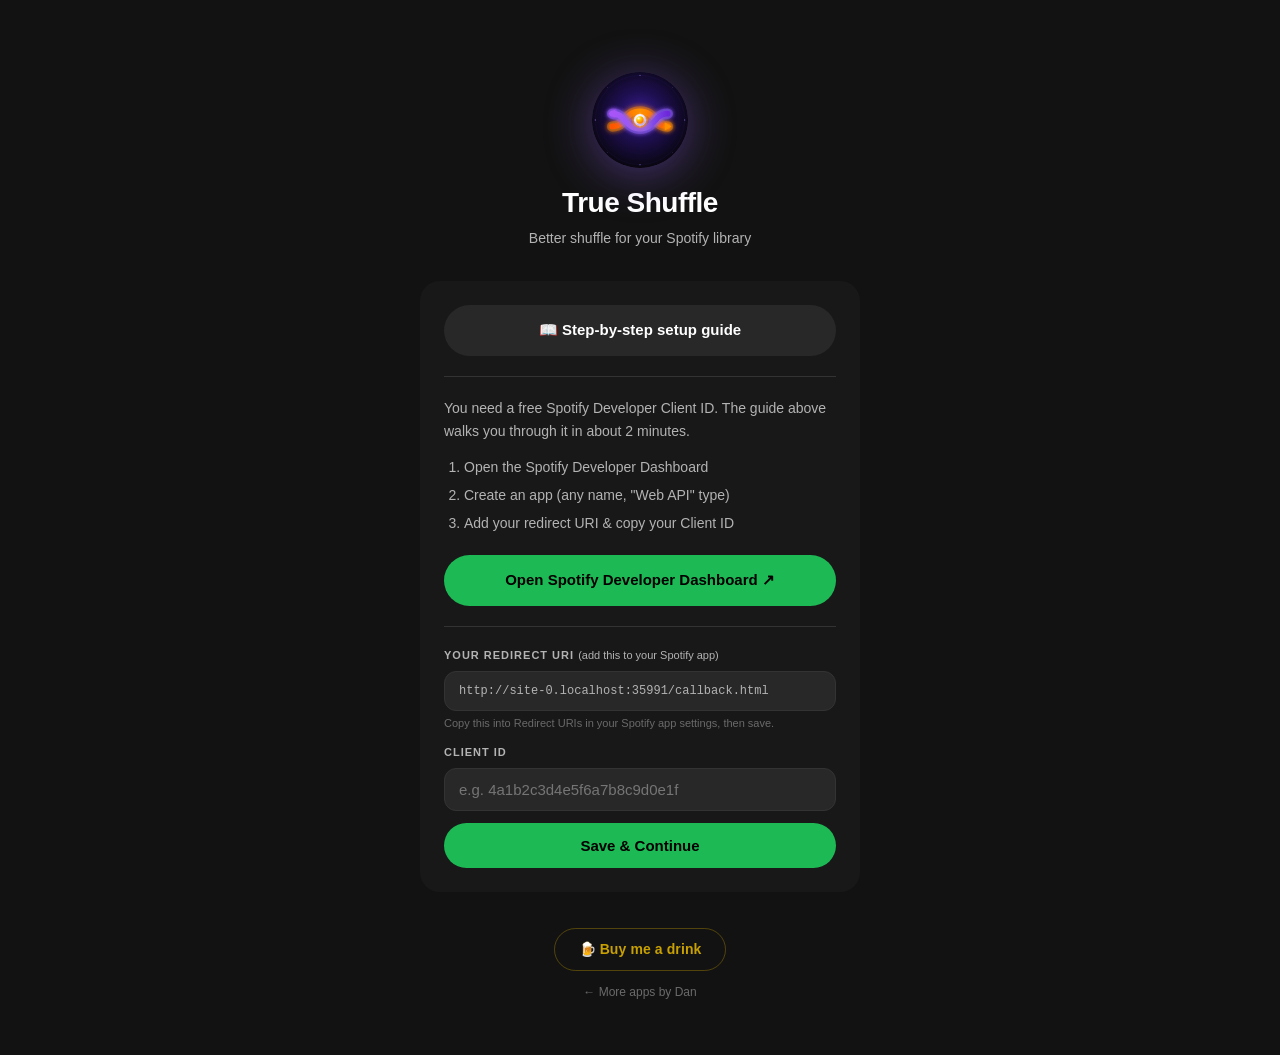
<file: index.html>
<!DOCTYPE html>
<html lang="en">
<head>
    <meta charset="UTF-8">
    <meta name="viewport" content="width=device-width, initial-scale=1.0, viewport-fit=cover">
    <meta name="theme-color" content="#121212">
    <meta name="apple-mobile-web-app-capable" content="yes">
    <meta name="apple-mobile-web-app-status-bar-style" content="black-translucent">
    <title>True Shuffle</title>
    <link rel="icon" type="image/svg+xml" href="favicon.svg">
    <link rel="apple-touch-icon" href="favicon.svg">
    <link rel="stylesheet" href="css/style.css?v=28">
</head>
<body>
<div class="app">

    <!-- ── Setup Screen ──────────────────────────────────────────────────── -->
    <section id="screen-setup" class="screen">
        <div class="logo-area">
            <img src="favicon.svg" alt="True Shuffle logo" class="logo-img">
            <h1>True Shuffle</h1>
            <p>Better shuffle for your Spotify library</p>
        </div>

        <div class="card">
            <!-- Guide link at the TOP of the card -->
            <a href="walkthrough.html" target="_blank" rel="noopener"
               class="btn btn-secondary" style="margin-bottom: 16px;">
                📖 Step-by-step setup guide
            </a>

            <div class="divider"></div>

            <div class="setup-steps">
                <p style="margin-bottom: 12px;">You need a free Spotify Developer Client ID.
                    The guide above walks you through it in about 2 minutes.</p>
                <ol>
                    <li>Open the Spotify Developer Dashboard</li>
                    <li>Create an app (any name, "Web API" type)</li>
                    <li>Add your redirect URI &amp; copy your Client ID</li>
                </ol>
            </div>

            <a href="https://developer.spotify.com/dashboard"
               target="_blank" rel="noopener"
               class="btn btn-primary" style="margin-top: 16px; margin-bottom: 16px;">
                Open Spotify Developer Dashboard ↗
            </a>

            <div class="divider"></div>

            <label>Your Redirect URI <span style="font-weight:400;text-transform:none;letter-spacing:0;">(add this to your Spotify app)</span></label>
            <div class="redirect-uri-box" id="redirect-uri-display">Loading…</div>
            <span class="redirect-uri-label">Copy this into Redirect URIs in your Spotify app settings, then save.</span>

            <label for="input-client-id" style="margin-top: 8px;">Client ID</label>
            <input type="text" id="input-client-id" placeholder="e.g. 4a1b2c3d4e5f6a7b8c9d0e1f"
                   autocomplete="off" autocorrect="off" autocapitalize="off" spellcheck="false">

            <button id="btn-save-client-id" class="btn btn-primary">
                Save &amp; Continue
            </button>
        </div>

        <div class="bmc-footer">
            <a href="https://www.buymeacoffee.com/AppsbyDan" target="_blank" rel="noopener" class="bmc-link">
                🍺 Buy me a drink
            </a>
            <br>
            <a href="https://crazyh1803.github.io/AppsByDan/index.html" class="site-home-link">← More apps by Dan</a>
        </div>
    </section>

    <!-- ── Home Screen ────────────────────────────────────────────────────── -->
    <section id="screen-home" class="screen">

        <!-- Gear icon: top-right, absolute -->
        <button class="icon-btn home-settings-btn" id="btn-settings" aria-label="Settings">⚙️</button>

        <!-- Logo + title: centered -->
        <div class="home-header">
            <img src="favicon.svg" alt="True Shuffle logo" class="home-logo-img">
            <h1>True Shuffle</h1>
        </div>

        <!-- Logged-out state -->
        <div id="home-logged-out" style="display:none;">
            <!-- Shown when a re-login is needed (e.g. missing playlist scope) -->
            <div id="relogin-notice" style="display:none;" class="relogin-notice"></div>

            <div class="home-hero">
                <h2>Real shuffle.<br>No repeats. No bias.</h2>
                <p>True Shuffle builds a playlist that spreads evenly across all your
                   artists — so your whole library actually gets played. It remembers
                   your recent playlists, so each build brings different songs and
                   different artists.</p>
            </div>
            <div class="spacer"></div>
            <button id="btn-login" class="btn btn-primary">Log in with Spotify</button>
            <button class="btn btn-ghost btn-sm" style="margin-top: 8px;"
                onclick="document.getElementById('screen-home').classList.remove('active');document.getElementById('screen-setup').classList.add('active');">
                Change Client ID
            </button>
        </div>

        <!-- Logged-in state -->
        <div id="home-logged-in" style="display:none;">
            <div class="home-hero">
                <h2>Ready to shuffle</h2>
                <p>Tap Build to create a fresh playlist that covers your entire
                   Spotify library — artists you love and artists you've forgotten.</p>
            </div>
            <div class="spacer"></div>
            <button id="btn-build" class="btn btn-primary">Build Playlist</button>
            <button id="btn-logout" class="btn btn-ghost btn-sm" style="margin-top: 8px;">Log out</button>
        </div>

        <div class="bmc-footer">
            <a href="https://www.buymeacoffee.com/AppsbyDan" target="_blank" rel="noopener" class="bmc-link">
                🍺 Buy me a drink
            </a>
            <br>
            <a href="https://crazyh1803.github.io/AppsByDan/index.html" class="site-home-link">← More apps by Dan</a>
        </div>
    </section>

    <!-- ── Building Screen ────────────────────────────────────────────────── -->
    <section id="screen-building" class="screen">
        <div class="spinner"></div>
        <p id="build-status">Starting…</p>
        <p id="build-progress"></p>
        <p class="text-muted text-sm" style="max-width: 260px; text-align: center; margin-top: 8px;">
            First builds scan your artist library — this can take 30–60 seconds.
            Future builds are much faster.
        </p>
    </section>

    <!-- ── Success Screen ────────────────────────────────────────────────── -->
    <section id="screen-success" class="screen">
        <div class="success-check">✓</div>
        <h2>Playlist Built!</h2>
        <p id="success-track-count" class="text-muted"></p>
        <p id="success-tiers"></p>
        <p id="scan-progress" class="text-muted text-sm"></p>
        <p id="short-notice" class="text-muted text-sm" style="display:none;max-width:280px;text-align:center;"></p>

        <div class="success-actions">
            <a id="success-link" href="#" target="_blank" rel="noopener">
                Open in Spotify ↗
            </a>
            <button id="btn-rebuild" class="btn btn-secondary">Build Another</button>
            <button class="btn btn-ghost btn-sm"
                onclick="document.getElementById('screen-success').classList.remove('active');document.getElementById('screen-home').classList.add('active');">
                Back to Home
            </button>
        </div>

        <div class="bmc-footer">
            <a href="https://www.buymeacoffee.com/AppsbyDan" target="_blank" rel="noopener" class="bmc-link">
                🍺 Buy me a drink
            </a>
            <br>
            <a href="https://crazyh1803.github.io/AppsByDan/index.html" class="site-home-link">← More apps by Dan</a>
        </div>
    </section>

    <!-- ── Error Screen ───────────────────────────────────────────────────── -->
    <section id="screen-error" class="screen">
        <div class="error-icon">⚠️</div>
        <h2>Something went wrong</h2>
        <p id="error-message"></p>
        <div style="width: 100%; margin-top: auto;">
            <button id="btn-try-again" class="btn btn-primary">Try Again</button>
        </div>
    </section>

    <!-- ── Settings Overlay ───────────────────────────────────────────────── -->
    <div id="settings-overlay" class="settings-overlay" role="dialog" aria-label="Settings">
        <div class="settings-panel">
            <div class="settings-header">
                <h2>Settings</h2>
                <button class="settings-close-btn" id="btn-settings-close" aria-label="Close settings">✕</button>
            </div>

            <div class="settings-body">

                <!-- Discovery Bias -->
                <div class="setting-section">
                    <p class="setting-section-title">Discovery</p>
                    <div class="setting-row">
                        <div>
                            <div class="setting-row-label">Discovery bias</div>
                            <div class="setting-row-desc">How often discovery artists appear vs. familiar ones</div>
                        </div>
                        <span class="setting-value" id="bias-value">60%</span>
                    </div>
                    <input type="range" id="input-bias" min="0" max="100" step="5" value="60">
                    <div style="display:flex;justify-content:space-between;margin-top:6px;">
                        <span class="text-muted text-sm">Familiar</span>
                        <span class="text-muted text-sm">Discovery</span>
                    </div>
                </div>

                <div class="divider"></div>

                <!-- Playlist Duration -->
                <div class="setting-section">
                    <p class="setting-section-title">Playlist</p>

                    <div class="setting-row">
                        <div>
                            <div class="setting-row-label">Playlist name</div>
                            <div class="setting-row-desc">What the playlist is called in Spotify</div>
                        </div>
                    </div>
                    <input type="text" id="input-playlist-name"
                           maxlength="100" placeholder="True Shuffle" autocomplete="off"
                           aria-label="Playlist name">
                    <div class="text-muted text-sm" id="playlist-name-hint" style="margin-top:6px;"></div>

                    <div class="setting-row" style="margin-top:18px;">
                        <div>
                            <div class="setting-row-label">Target duration</div>
                            <div class="setting-row-desc">Approximate playlist length</div>
                        </div>
                        <span class="setting-value" id="duration-value">2.0 hr</span>
                    </div>
                    <input type="range" id="input-duration" min="0.5" max="4" step="0.5" value="2">
                    <div style="display:flex;justify-content:space-between;margin-top:6px;">
                        <span class="text-muted text-sm">30 min</span>
                        <span class="text-muted text-sm">4 hr</span>
                    </div>
                </div>

                <div class="divider"></div>

                <!-- Cooldown -->
                <div class="setting-section">
                    <p class="setting-section-title">Cooldown</p>

                    <div class="setting-row">
                        <div>
                            <div class="setting-row-label">Song repeat cooldown</div>
                            <div class="setting-row-desc">A song will not repeat within this many builds</div>
                        </div>
                        <span class="setting-value" id="song-cooldown-value">5</span>
                    </div>
                    <input type="range" id="input-song-cooldown" min="1" max="100" step="1" value="5">
                    <div style="display:flex;justify-content:space-between;margin-top:6px;">
                        <span class="text-muted text-sm">1</span>
                        <span class="text-muted text-sm">100</span>
                    </div>
                    <div class="text-muted text-sm" id="song-cooldown-rec" style="margin-top:8px;"></div>

                    <div class="setting-row" style="margin-top:18px;">
                        <div>
                            <div class="setting-row-label">Artist repeat cooldown</div>
                            <div class="setting-row-desc">Artists are held back this long where the pool allows</div>
                        </div>
                        <span class="setting-value" id="artist-cooldown-value">5</span>
                    </div>
                    <input type="range" id="input-artist-cooldown" min="1" max="30" step="1" value="5">
                    <div style="display:flex;justify-content:space-between;margin-top:6px;">
                        <span class="text-muted text-sm">1</span>
                        <span class="text-muted text-sm">30</span>
                    </div>
                    <div class="text-muted text-sm" id="artist-cooldown-rec" style="margin-top:8px;"></div>
                </div>

                <div class="divider"></div>

                <!-- Liked Songs mode -->
                <div class="setting-section">
                    <p class="setting-section-title">Liked Songs shuffle</p>
                    <div class="toggle-row">
                        <div class="toggle-label-group">
                            <div class="label-text">Explore artist catalogs</div>
                            <div class="label-desc">When you have no followed artists, also include top tracks
                                &amp; saved album cuts (not just your liked songs)</div>
                        </div>
                        <label class="toggle-switch">
                            <input type="checkbox" id="input-explore">
                            <span class="toggle-track"></span>
                        </label>
                    </div>
                </div>

                <div class="divider"></div>

                <!-- Track Library -->
                <div class="setting-section">
                    <p class="setting-section-title">Track Library</p>
                    <p class="text-muted text-sm" style="margin-bottom: 12px;">
                        Artists are scanned in batches per build. Use this to force a rescan
                        for newly released music.
                    </p>

                    <div class="setting-row">
                        <div>
                            <div class="setting-row-label">Auto-rescan</div>
                            <div class="setting-row-desc">Cached artists older than this rejoin the
                                scan queue automatically, a few per build</div>
                        </div>
                        <span class="setting-value" id="rescan-days-value">30 days</span>
                    </div>
                    <input type="range" id="input-rescan-days" min="0" max="365" step="1" value="30">
                    <div style="display:flex;justify-content:space-between;margin-top:6px;">
                        <span class="text-muted text-sm">Manual</span>
                        <span class="text-muted text-sm">365</span>
                    </div>

                    <button id="btn-clear-cache" class="btn btn-outline btn-sm"
                            style="margin-top: 16px;">Scan for new tracks</button>
                </div>

                <div class="divider"></div>

                <!-- Export -->
                <div class="setting-section">
                    <p class="setting-section-title">Export</p>
                    <p class="text-muted text-sm" style="margin-bottom: 12px;">
                        Downloads straight to this device. Nothing is uploaded, and no file
                        contains your Client ID or login details.
                    </p>
                    <button id="btn-export-artists" class="btn btn-outline btn-sm">Export artist list</button>
                    <button id="btn-export-playlists" class="btn btn-outline btn-sm"
                            style="margin-top: 8px;">Export playlist log</button>
                    <button id="btn-export-diag" class="btn btn-outline btn-sm"
                            style="margin-top: 8px;">Export diagnostics</button>
                    <button id="btn-clear-playlist-log" class="btn btn-ghost btn-sm"
                            style="margin-top: 8px;">Clear playlist log</button>
                </div>

                <div class="divider"></div>

                <!-- Account -->
                <div class="setting-section">
                    <p class="setting-section-title">Account</p>
                    <button id="btn-change-client-id" class="btn btn-ghost btn-sm">Change Client ID</button>
                </div>

                <div class="divider"></div>

                <!-- Support -->
                <div class="setting-section" style="text-align: center; padding-bottom: 4px;">
                    <a href="https://www.buymeacoffee.com/AppsbyDan" target="_blank" rel="noopener" class="bmc-link">
                        🍺 Buy me a drink
                    </a>
                </div>

            </div>
        </div>
    </div>

</div><!-- /.app -->

<script type="module" src="js/app.js?v=28"></script>
</body>
</html>
</file>
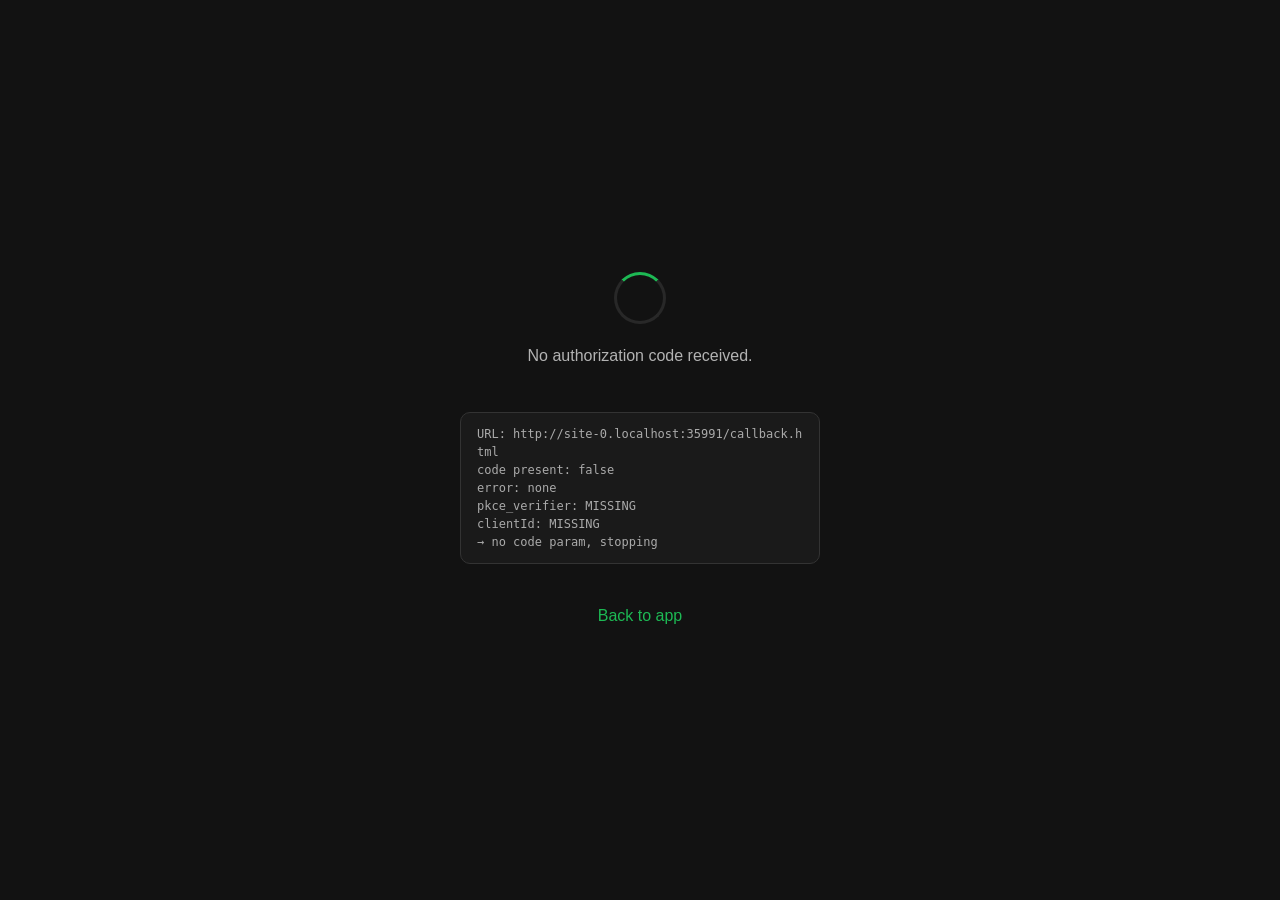
<file: callback.html>
<!DOCTYPE html>
<html lang="en">
<head>
    <meta charset="UTF-8">
    <meta name="viewport" content="width=device-width, initial-scale=1.0, viewport-fit=cover">
    <meta name="theme-color" content="#121212">
    <title>True Shuffle — Connecting…</title>
    <link rel="icon" type="image/svg+xml" href="favicon.svg">
    <link rel="stylesheet" href="css/style.css?v=28">
    <style>
        #debug-log {
            margin-top: 24px;
            padding: 12px 16px;
            background: #1a1a1a;
            border: 1px solid #333;
            border-radius: 10px;
            font-family: monospace;
            font-size: 12px;
            color: #aaa;
            text-align: left;
            width: 90%;
            max-width: 360px;
            white-space: pre-wrap;
            word-break: break-all;
            display: none;
        }
    </style>
</head>
<body>
<div id="callback-container">
    <div class="spinner"></div>
    <p id="callback-status">Connecting to Spotify…</p>
    <div id="debug-log"></div>
</div>

<script type="module">
    import { exchangeCode } from './js/auth.js?v=28';
    import { tokens, settings } from './js/storage.js?v=28';

    // Scopes the app needs in order to save playlists.
    const REQUIRED_SCOPES = [
        'playlist-modify-private',
        'playlist-modify-public',
    ];

    const debugEl = document.getElementById('debug-log');
    const lines = [];
    function dbg(msg) {
        console.log('[callback]', msg);
        lines.push(msg);
        debugEl.textContent = lines.join('\n');
        debugEl.style.display = 'block';
    }

    async function handleCallback() {
        const statusEl = document.getElementById('callback-status');

        const params = new URLSearchParams(window.location.search);
        const code   = params.get('code');
        const error  = params.get('error');

        dbg('URL: ' + window.location.href.slice(0, 120));
        dbg('code present: ' + !!code);
        dbg('error: ' + (error || 'none'));
        dbg('pkce_verifier: ' + (sessionStorage.getItem('pkce_verifier') ? 'present' : 'MISSING'));
        dbg('clientId: ' + (settings.get().clientId ? 'set' : 'MISSING'));

        if (error) {
            statusEl.textContent = `Login cancelled or denied: ${error}`;
            dbg('→ error param, stopping');
            const retryLink = document.createElement('a');
            retryLink.href = 'index.html';
            retryLink.textContent = 'Back to app';
            retryLink.style.cssText = 'display:block;margin-top:20px;color:#1db954;font-size:16px;';
            document.getElementById('callback-container').appendChild(retryLink);
            return;
        }

        if (!code) {
            statusEl.textContent = 'No authorization code received.';
            dbg('→ no code param, stopping');
            const retryLink = document.createElement('a');
            retryLink.href = 'index.html';
            retryLink.textContent = 'Back to app';
            retryLink.style.cssText = 'display:block;margin-top:20px;color:#1db954;font-size:16px;';
            document.getElementById('callback-container').appendChild(retryLink);
            return;
        }

        try {
            const clientId = settings.get().clientId;
            if (!clientId) throw new Error('Client ID not set. Please configure the app first.');

            statusEl.textContent = 'Exchanging authorization code…';
            dbg('→ calling exchangeCode…');
            const tokenData = await exchangeCode(code, clientId);
            dbg('→ token received');
            dbg('scope: ' + (tokenData.scope || '(empty)'));

            // Verify Spotify actually granted the playlist scopes we requested.
            const granted = (tokenData.scope || '').split(' ');
            const missing = REQUIRED_SCOPES.filter(s => !granted.includes(s));
            dbg('missing scopes: ' + (missing.length ? missing.join(', ') : 'none'));

            if (missing.length > 0) {
                statusEl.textContent =
                    '⚠️ Spotify didn\'t grant playlist permissions. ' +
                    'Please go back and log in again — make sure to click ' +
                    '"Agree" on the Spotify permissions screen.';
                const retryLink = document.createElement('a');
                retryLink.href = 'index.html';
                retryLink.textContent = 'Back to app';
                retryLink.style.cssText = 'display:block;margin-top:20px;color:#1db954;font-size:16px;';
                document.getElementById('callback-container').appendChild(retryLink);
                return;  // do NOT save the token
            }

            dbg('→ scopes OK, saving token…');
            tokens.save(tokenData);
            dbg('→ redirecting to index.html');

            // Clear the code from the address bar before redirecting
            window.location.replace('index.html');
        } catch (e) {
            dbg('→ ERROR: ' + e.message);
            statusEl.textContent = `Login failed: ${e.message}`;
            const retryLink = document.createElement('a');
            retryLink.href = 'index.html';
            retryLink.textContent = 'Back to app';
            retryLink.style.cssText = 'display:block;margin-top:16px;color:#1db954;';
            document.getElementById('callback-container').appendChild(retryLink);
        }
    }

    handleCallback();
</script>
</body>
</html>
</file>
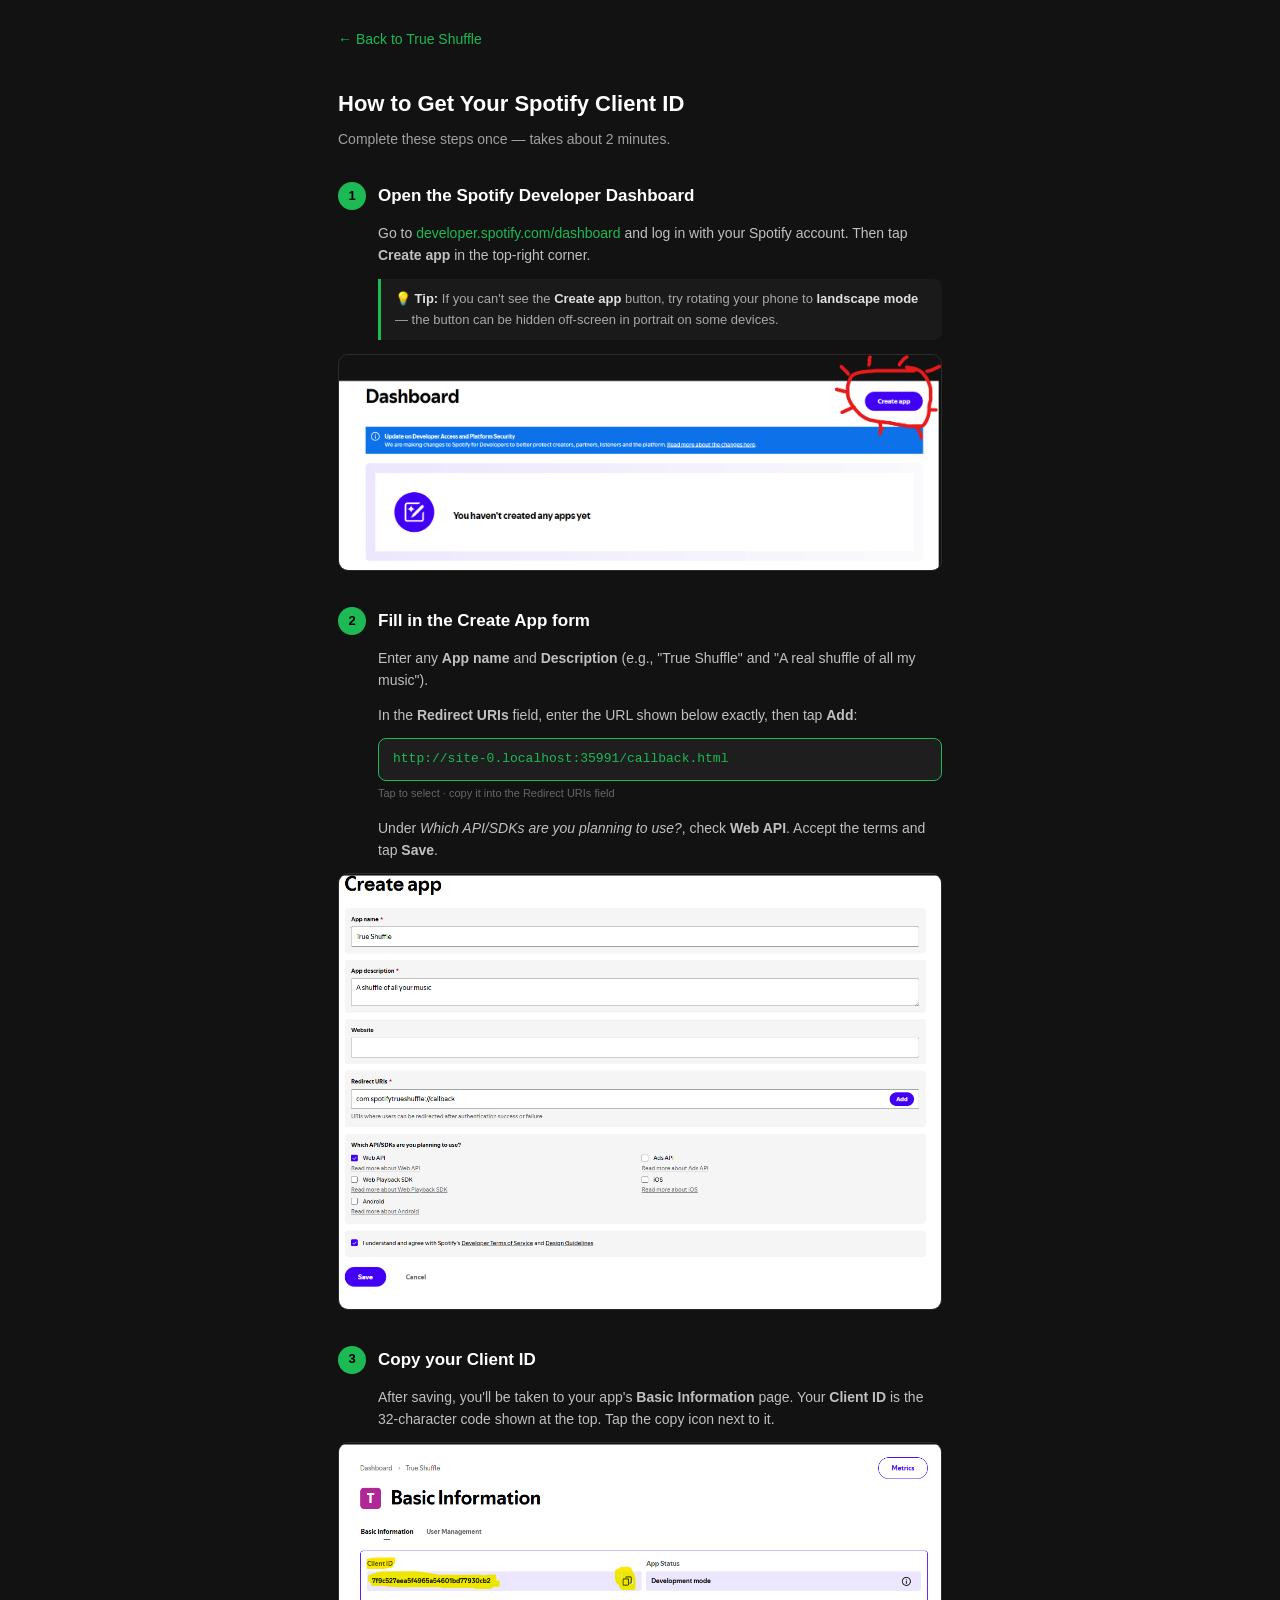
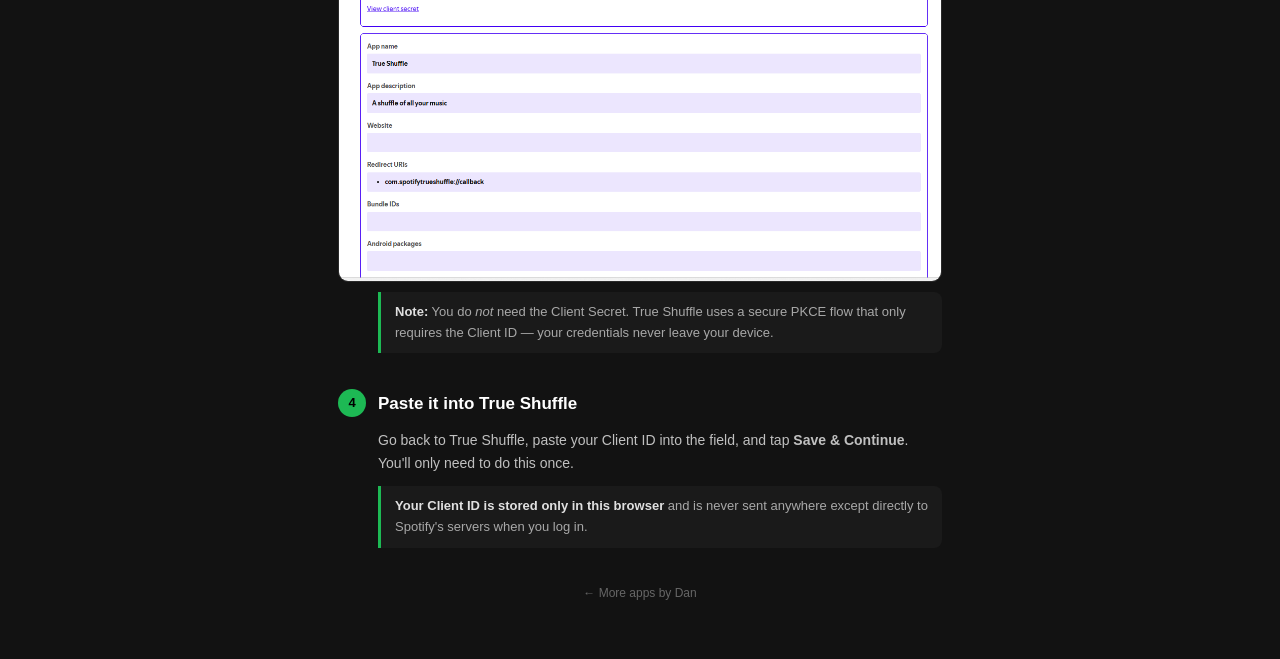
<file: walkthrough.html>
<!DOCTYPE html>
<html lang="en">
<head>
  <meta charset="UTF-8">
  <meta name="viewport" content="width=device-width, initial-scale=1.0">
  <title>True Shuffle — Setup Guide</title>
  <link rel="icon" type="image/svg+xml" href="favicon.svg">
  <style>
    * { box-sizing: border-box; margin: 0; padding: 0; }

    body {
      font-family: -apple-system, 'Segoe UI', Roboto, sans-serif;
      background: #121212;
      color: #e0e0e0;
      padding: 20px 18px 48px;
      line-height: 1.6;
      max-width: 640px;
      margin: 0 auto;
    }

    .back-link {
      display: inline-flex;
      align-items: center;
      gap: 6px;
      color: #1db954;
      text-decoration: none;
      font-size: 14px;
      font-weight: 500;
      margin-bottom: 28px;
      padding: 8px 0;
    }
    .back-link:hover { text-decoration: underline; }

    h1 {
      font-size: 22px;
      color: #ffffff;
      margin-bottom: 6px;
    }

    .subtitle {
      font-size: 14px;
      color: #a0a0a0;
      margin-bottom: 32px;
    }

    .step {
      margin-bottom: 36px;
    }

    .step-header {
      display: flex;
      align-items: center;
      gap: 12px;
      margin-bottom: 12px;
    }

    .step-number {
      background: #1db954;
      color: #000;
      font-weight: 700;
      font-size: 13px;
      width: 28px;
      height: 28px;
      border-radius: 50%;
      display: flex;
      align-items: center;
      justify-content: center;
      flex-shrink: 0;
    }

    .step-title {
      font-size: 17px;
      font-weight: 600;
      color: #ffffff;
    }

    .step-body {
      font-size: 14px;
      color: #c0c0c0;
      margin-bottom: 12px;
      padding-left: 40px;
    }

    .step img {
      width: 100%;
      border-radius: 10px;
      border: 1px solid #2a2a2a;
      display: block;
      margin-top: 4px;
    }

    .code-block {
      background: #1e1e1e;
      border: 1px solid #1db954;
      border-radius: 8px;
      padding: 10px 14px;
      font-family: 'SF Mono', 'Consolas', 'Courier New', monospace;
      font-size: 13px;
      color: #1db954;
      word-break: break-all;
      margin: 10px 0 14px 40px;
      cursor: pointer;
      user-select: all;
    }
    .code-block:hover { border-color: #25e068; }

    .copy-hint {
      font-size: 11px;
      color: #666;
      margin: -10px 0 14px 40px;
    }

    .note {
      background: #1a1a1a;
      border-left: 3px solid #1db954;
      padding: 10px 14px;
      border-radius: 0 8px 8px 0;
      font-size: 13px;
      color: #a8a8a8;
      margin: 10px 0 14px 40px;
    }

    .note strong { color: #e0e0e0; }

    /* Back-link to the Apps by Dan hub, matching the muted tone used above. */
    .site-home-link {
      display: block;
      text-align: center;
      margin: 28px 0 8px;
      color: #666;
      font-size: 12px;
      text-decoration: none;
    }
    .site-home-link:hover { color: #a0a0a0; text-decoration: underline; }

    .link {
      color: #1db954;
      text-decoration: none;
    }
    .link:hover { text-decoration: underline; }

    hr {
      border: none;
      border-top: 1px solid #2a2a2a;
      margin: 36px 0;
    }
  </style>
</head>
<body>

  <a href="index.html" class="back-link">← Back to True Shuffle</a>

  <h1>How to Get Your Spotify Client ID</h1>
  <p class="subtitle">Complete these steps once — takes about 2 minutes.</p>

  <!-- Step 1 -->
  <div class="step">
    <div class="step-header">
      <div class="step-number">1</div>
      <div class="step-title">Open the Spotify Developer Dashboard</div>
    </div>
    <p class="step-body">
      Go to <a class="link" href="https://developer.spotify.com/dashboard" target="_blank" rel="noopener">developer.spotify.com/dashboard</a>
      and log in with your Spotify account. Then tap <strong>Create app</strong> in the top-right corner.
    </p>
    <div class="note">
      <strong>💡 Tip:</strong> If you can't see the <strong>Create app</strong> button,
      try rotating your phone to <strong>landscape mode</strong> — the button can be
      hidden off-screen in portrait on some devices.
    </div>
    <img src="walkthrough/step1.png" alt="Spotify Developer Dashboard showing the Create app button">
  </div>

  <!-- Step 2 -->
  <div class="step">
    <div class="step-header">
      <div class="step-number">2</div>
      <div class="step-title">Fill in the Create App form</div>
    </div>
    <p class="step-body">
      Enter any <strong>App name</strong> and <strong>Description</strong>
      (e.g., "True Shuffle" and "A real shuffle of all my music").
    </p>
    <p class="step-body">
      In the <strong>Redirect URIs</strong> field, enter the URL shown below exactly,
      then tap <strong>Add</strong>:
    </p>
    <div class="code-block" id="redirect-uri-display" title="Click to copy">Loading…</div>
    <p class="copy-hint">Tap to select · copy it into the Redirect URIs field</p>
    <p class="step-body">
      Under <em>Which API/SDKs are you planning to use?</em>, check <strong>Web API</strong>.
      Accept the terms and tap <strong>Save</strong>.
    </p>
    <img src="walkthrough/step2.png" alt="Create app form with all fields filled in">
  </div>

  <!-- Step 3 -->
  <div class="step">
    <div class="step-header">
      <div class="step-number">3</div>
      <div class="step-title">Copy your Client ID</div>
    </div>
    <p class="step-body">
      After saving, you'll be taken to your app's <strong>Basic Information</strong> page.
      Your <strong>Client ID</strong> is the 32-character code shown at the top.
      Tap the copy icon next to it.
    </p>
    <img src="walkthrough/step3.png" alt="Basic Information page showing the Client ID highlighted">
    <div class="note">
      <strong>Note:</strong> You do <em>not</em> need the Client Secret.
      True Shuffle uses a secure PKCE flow that only requires the Client ID —
      your credentials never leave your device.
    </div>
  </div>

  <!-- Step 4 -->
  <div class="step">
    <div class="step-header">
      <div class="step-number">4</div>
      <div class="step-title">Paste it into True Shuffle</div>
    </div>
    <p class="step-body">
      Go back to True Shuffle, paste your Client ID into the field, and tap
      <strong>Save &amp; Continue</strong>. You'll only need to do this once.
    </p>
    <div class="note">
      <strong>Your Client ID is stored only in this browser</strong> and is never sent
      anywhere except directly to Spotify's servers when you log in.
    </div>
  </div>

  <a href="https://crazyh1803.github.io/AppsByDan/index.html" class="site-home-link">← More apps by Dan</a>

  <script type="module">
    // Dynamically show the correct redirect URI for this deployment
    import { getRedirectUri } from './js/auth.js?v=28';
    const el = document.getElementById('redirect-uri-display');
    if (el) {
      const uri = getRedirectUri();
      el.textContent = uri;
      el.title = 'Click to copy';
      el.addEventListener('click', () => {
        navigator.clipboard?.writeText(uri).then(() => {
          el.textContent = '✓ Copied!';
          setTimeout(() => { el.textContent = uri; }, 2000);
        });
      });
    }
  </script>

</body>
</html>
</file>
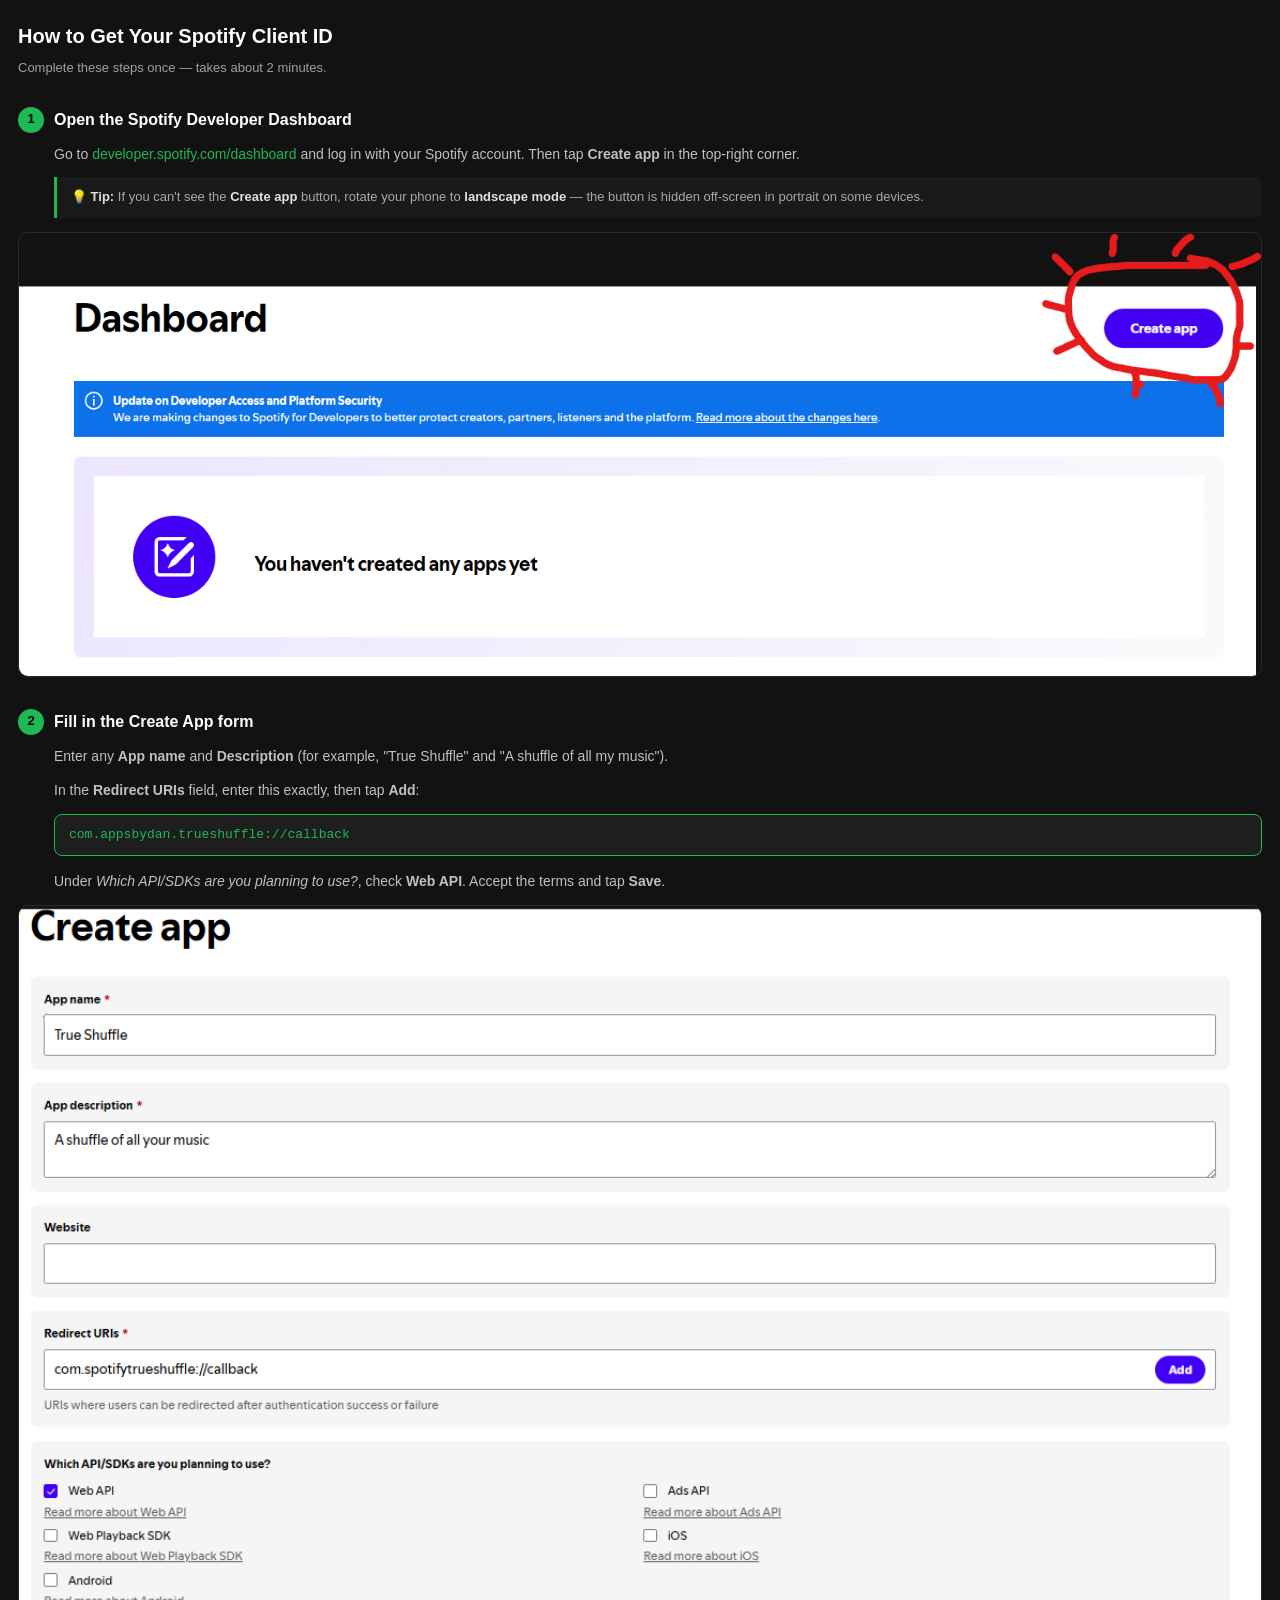
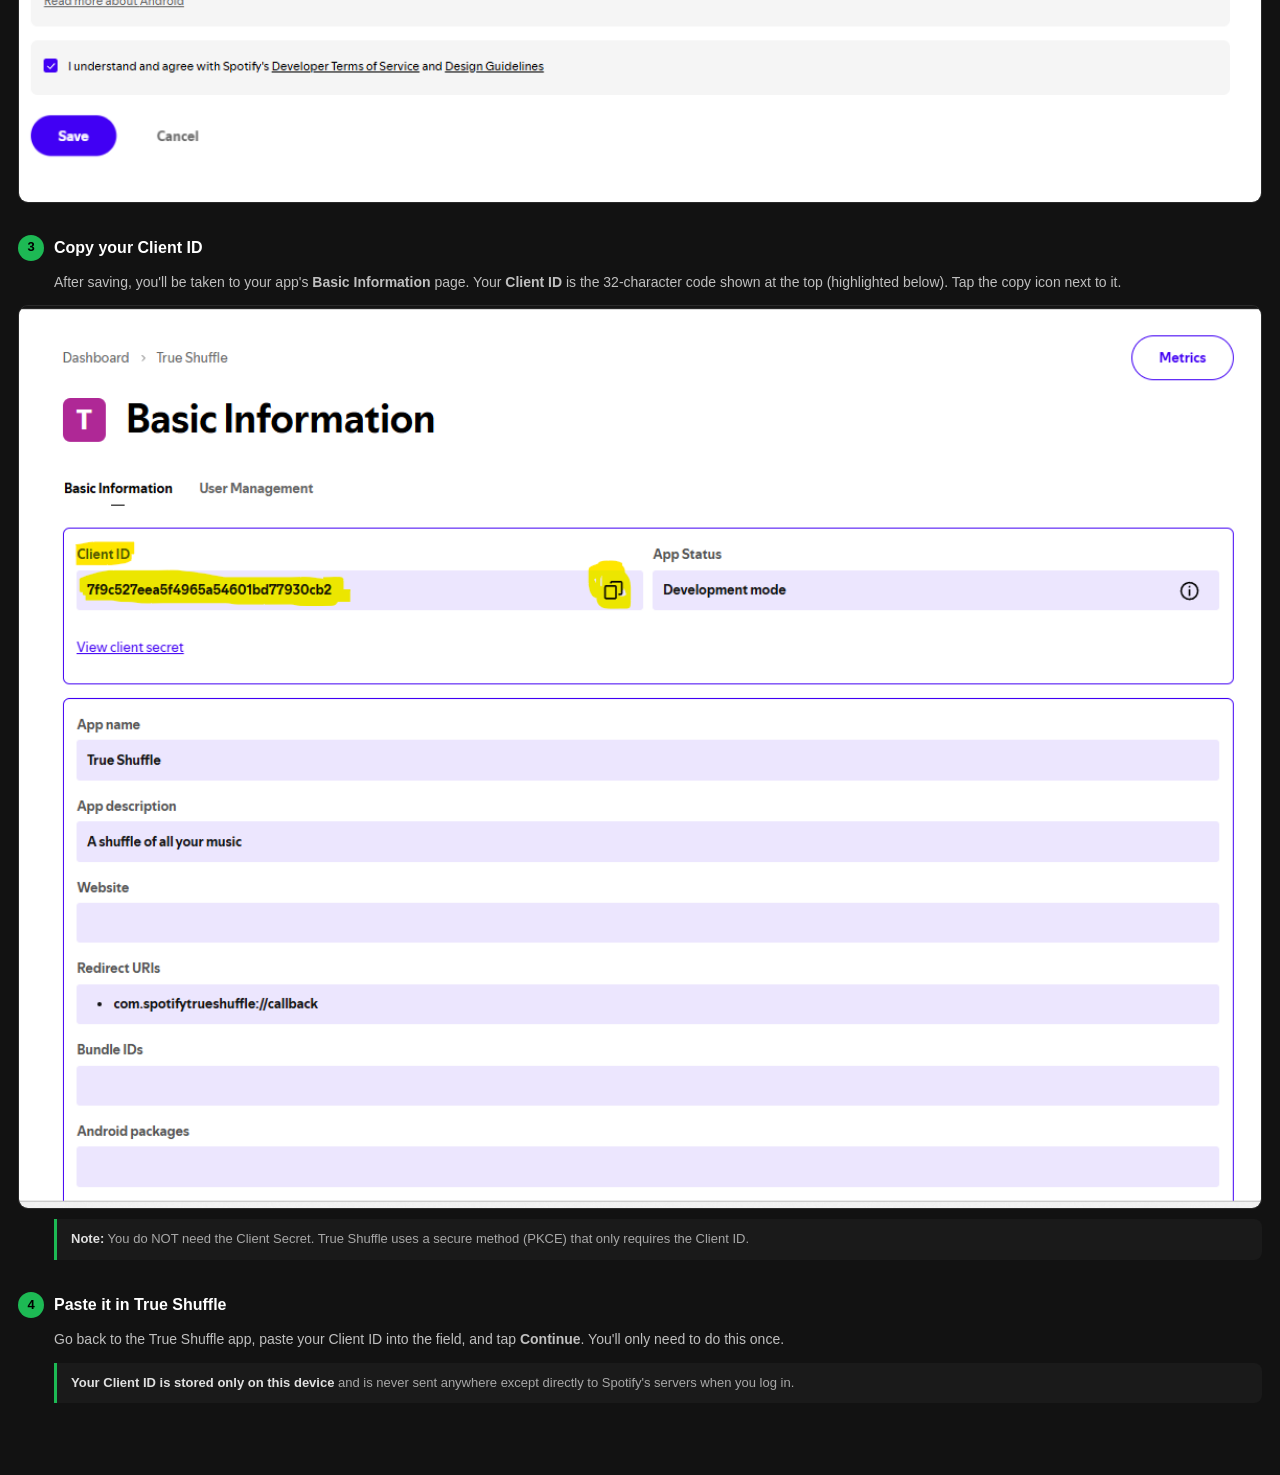
<file: app/src/main/assets/walkthrough.html>
<!DOCTYPE html>
<html lang="en">
<head>
  <meta charset="UTF-8">
  <meta name="viewport" content="width=device-width, initial-scale=1.0">
  <title>How to Get Your Client ID</title>
  <style>
    * { box-sizing: border-box; margin: 0; padding: 0; }

    body {
      font-family: -apple-system, 'Segoe UI', Roboto, sans-serif;
      background: #121212;
      color: #e0e0e0;
      padding: 20px 18px 40px;
      line-height: 1.6;
    }

    h1 {
      font-size: 20px;
      color: #ffffff;
      margin-bottom: 6px;
    }

    .subtitle {
      font-size: 13px;
      color: #a0a0a0;
      margin-bottom: 28px;
    }

    .step {
      margin-bottom: 32px;
    }

    .step-header {
      display: flex;
      align-items: center;
      gap: 10px;
      margin-bottom: 10px;
    }

    .step-number {
      background: #1db954;
      color: #000;
      font-weight: 700;
      font-size: 13px;
      width: 26px;
      height: 26px;
      border-radius: 50%;
      display: flex;
      align-items: center;
      justify-content: center;
      flex-shrink: 0;
    }

    .step-title {
      font-size: 16px;
      font-weight: 600;
      color: #ffffff;
    }

    .step-body {
      font-size: 14px;
      color: #c0c0c0;
      margin-bottom: 12px;
      padding-left: 36px;
    }

    .step img {
      width: 100%;
      border-radius: 10px;
      border: 1px solid #2a2a2a;
      display: block;
    }

    .code-block {
      background: #1e1e1e;
      border: 1px solid #1db954;
      border-radius: 8px;
      padding: 10px 14px;
      font-family: 'Courier New', monospace;
      font-size: 13px;
      color: #1db954;
      word-break: break-all;
      margin: 10px 0 14px 36px;
    }

    .note {
      background: #1a1a1a;
      border-left: 3px solid #1db954;
      padding: 10px 14px;
      border-radius: 0 8px 8px 0;
      font-size: 13px;
      color: #a8a8a8;
      margin: 10px 0 14px 36px;
    }

    .note strong {
      color: #e0e0e0;
    }

    .link {
      color: #1db954;
      text-decoration: none;
    }
  </style>
</head>
<body>

  <h1>How to Get Your Spotify Client ID</h1>
  <p class="subtitle">Complete these steps once — takes about 2 minutes.</p>

  <!-- Step 1 -->
  <div class="step">
    <div class="step-header">
      <div class="step-number">1</div>
      <div class="step-title">Open the Spotify Developer Dashboard</div>
    </div>
    <p class="step-body">
      Go to <a class="link" href="https://developer.spotify.com/dashboard">developer.spotify.com/dashboard</a>
      and log in with your Spotify account. Then tap <strong>Create app</strong> in the top-right corner.
    </p>
    <div class="note">
      <strong>💡 Tip:</strong> If you can't see the <strong>Create app</strong> button, rotate your phone
      to <strong>landscape mode</strong> — the button is hidden off-screen in portrait on some devices.
    </div>
    <img src="walkthrough/step1.png" alt="Spotify Developer Dashboard showing the Create app button">
  </div>

  <!-- Step 2 -->
  <div class="step">
    <div class="step-header">
      <div class="step-number">2</div>
      <div class="step-title">Fill in the Create App form</div>
    </div>
    <p class="step-body">
      Enter any <strong>App name</strong> and <strong>Description</strong> (for example, "True Shuffle" and "A shuffle of all my music").
    </p>
    <p class="step-body">
      In the <strong>Redirect URIs</strong> field, enter this exactly, then tap <strong>Add</strong>:
    </p>
    <div class="code-block">com.appsbydan.trueshuffle://callback</div>
    <p class="step-body">
      Under <em>Which API/SDKs are you planning to use?</em>, check <strong>Web API</strong>.
      Accept the terms and tap <strong>Save</strong>.
    </p>
    <img src="walkthrough/step2.png" alt="Create app form with all fields filled in">
  </div>

  <!-- Step 3 -->
  <div class="step">
    <div class="step-header">
      <div class="step-number">3</div>
      <div class="step-title">Copy your Client ID</div>
    </div>
    <p class="step-body">
      After saving, you'll be taken to your app's <strong>Basic Information</strong> page.
      Your <strong>Client ID</strong> is the 32-character code shown at the top (highlighted below).
      Tap the copy icon next to it.
    </p>
    <img src="walkthrough/step3.png" alt="Basic Information page showing the Client ID highlighted in yellow">
    <div class="note">
      <strong>Note:</strong> You do NOT need the Client Secret. True Shuffle uses a
      secure method (PKCE) that only requires the Client ID.
    </div>
  </div>

  <!-- Step 4 -->
  <div class="step">
    <div class="step-header">
      <div class="step-number">4</div>
      <div class="step-title">Paste it in True Shuffle</div>
    </div>
    <p class="step-body">
      Go back to the True Shuffle app, paste your Client ID into the field, and tap <strong>Continue</strong>.
      You'll only need to do this once.
    </p>
    <div class="note">
      <strong>Your Client ID is stored only on this device</strong> and is never sent anywhere
      except directly to Spotify's servers when you log in.
    </div>
  </div>

</body>
</html>
</file>
<file: css/style.css>
/* style.css — True Shuffle Web — Spotify dark theme, mobile-first */

/* ── Variables ──────────────────────────────────────────────────────────────── */
:root {
    --bg:          #121212;
    --surface:     #181818;
    --surface-2:   #282828;
    --surface-3:   #333333;
    --green:       #1db954;
    --green-dark:  #158a3e;
    --text:        #ffffff;
    --text-muted:  #b3b3b3;
    --text-dim:    #6a6a6a;
    --danger:      #e74c3c;
    --radius:      12px;
    --radius-lg:   20px;
    --radius-pill: 999px;
    --transition:  0.2s ease;
    --max-w:       480px;
}

/* ── Reset & Base ────────────────────────────────────────────────────────────── */
*, *::before, *::after { box-sizing: border-box; margin: 0; padding: 0; }

html, body {
    height: 100%;
    background: var(--bg);
    color: var(--text);
    font-family: -apple-system, BlinkMacSystemFont, 'Segoe UI', Roboto, Helvetica, Arial, sans-serif;
    font-size: 16px;
    line-height: 1.5;
    -webkit-font-smoothing: antialiased;
}

a { color: var(--green); text-decoration: none; }
a:hover { text-decoration: underline; }

/* ── App Container ───────────────────────────────────────────────────────────── */
.app {
    min-height: 100vh;
    display: flex;
    flex-direction: column;
    align-items: center;
}

/* ── Screens ─────────────────────────────────────────────────────────────────── */
.screen {
    display: none;
    flex-direction: column;
    width: 100%;
    max-width: var(--max-w);
    min-height: 100vh;
    padding: 24px 20px 40px;
}
.screen.active { display: flex; }

/* ── Logo (setup screen) ─────────────────────────────────────────────────────── */
.logo-area {
    text-align: center;
    margin-bottom: 32px;
    padding-top: 40px;
}
.logo-img {
    width: 96px;
    height: 96px;
    margin-bottom: 14px;
    display: block;
    margin-left: auto;
    margin-right: auto;
    /* The SVG has its own dark bg — a subtle glow ties it to the page */
    filter: drop-shadow(0 6px 24px rgba(139, 92, 246, 0.45));
    border-radius: 50%;
}
.logo-area h1 {
    font-size: 28px;
    font-weight: 700;
    letter-spacing: -0.5px;
    color: var(--text);
}
.logo-area p {
    color: var(--text-muted);
    font-size: 14px;
    margin-top: 4px;
}

/* ── Buy Me a Coffee ─────────────────────────────────────────────────────────── */
.bmc-footer {
    text-align: center;
    padding: 20px 0 12px;
    margin-top: auto;
}
.bmc-link {
    display: inline-flex;
    align-items: center;
    gap: 8px;
    color: #C8A000;
    background: transparent;
    border: 1.5px solid rgba(200, 160, 0, 0.35);
    padding: 10px 24px;
    border-radius: var(--radius-pill);
    font-size: 14px;
    font-weight: 600;
    letter-spacing: 0.1px;
    text-decoration: none;
    transition: color var(--transition), background var(--transition),
                border-color var(--transition), transform var(--transition);
}
.bmc-link:hover {
    color: #FFD700;
    background: rgba(200, 160, 0, 0.1);
    border-color: rgba(200, 160, 0, 0.7);
    text-decoration: none;
    transform: translateY(-1px);
}

/* Back-link to the Apps by Dan hub. Deliberately understated — it sits directly
   under the tip button and shouldn't compete with it for attention. */
.site-home-link {
    display: inline-block;
    margin-top: 12px;
    color: var(--text-dim);
    font-size: 12px;
    text-decoration: none;
    transition: color var(--transition);
}
.site-home-link:hover {
    color: var(--text-muted);
    text-decoration: underline;
}

/* ── Cards ───────────────────────────────────────────────────────────────────── */
.card {
    background: var(--surface);
    border-radius: var(--radius-lg);
    padding: 24px;
    margin-bottom: 16px;
}

/* ── Buttons ─────────────────────────────────────────────────────────────────── */
.btn {
    display: flex;
    align-items: center;
    justify-content: center;
    gap: 8px;
    width: 100%;
    padding: 14px 20px;
    border: none;
    border-radius: var(--radius-pill);
    font-size: 15px;
    font-weight: 700;
    cursor: pointer;
    transition: opacity var(--transition), transform var(--transition);
    text-decoration: none;
}
.btn:hover  { opacity: 0.88; }
.btn:active { transform: scale(0.97); }
.btn:disabled { opacity: 0.4; cursor: not-allowed; }

.btn-primary {
    background: var(--green);
    color: #000;
}
.btn-secondary {
    background: var(--surface-2);
    color: var(--text);
}
.btn-outline {
    background: transparent;
    color: var(--text);
    border: 1px solid var(--surface-3);
}
.btn-ghost {
    background: transparent;
    color: var(--text-muted);
    font-weight: 400;
}
.btn-danger {
    background: transparent;
    color: var(--danger);
    font-weight: 400;
}
.btn-sm {
    padding: 10px 16px;
    font-size: 13px;
}
.btn + .btn { margin-top: 10px; }

/* ── Labels & Inputs ─────────────────────────────────────────────────────────── */
label {
    display: block;
    font-size: 11px;
    font-weight: 700;
    letter-spacing: 1px;
    text-transform: uppercase;
    color: var(--text-muted);
    margin-bottom: 8px;
}

input[type="text"],
input[type="password"] {
    width: 100%;
    background: var(--surface-2);
    border: 1px solid var(--surface-3);
    border-radius: var(--radius);
    padding: 12px 14px;
    color: var(--text);
    font-size: 15px;
    outline: none;
    transition: border-color var(--transition);
    margin-bottom: 12px;
}
input[type="text"]:focus,
input[type="password"]:focus {
    border-color: var(--green);
}

/* ── Redirect URI box ────────────────────────────────────────────────────────── */
.redirect-uri-box {
    background: var(--surface-2);
    border: 1px solid var(--surface-3);
    border-radius: var(--radius);
    padding: 10px 14px;
    font-size: 12px;
    color: var(--text-muted);
    word-break: break-all;
    margin-bottom: 4px;
    font-family: 'SF Mono', 'Consolas', 'Courier New', monospace;
}
.redirect-uri-label {
    font-size: 11px;
    color: var(--text-dim);
    margin-bottom: 12px;
    display: block;
}

/* ── Divider ─────────────────────────────────────────────────────────────────── */
.divider {
    height: 1px;
    background: var(--surface-3);
    margin: 20px 0;
}

/* ── Setup Screen ────────────────────────────────────────────────────────────── */
#screen-setup .logo-area { padding-top: 48px; }

.setup-steps {
    color: var(--text-muted);
    font-size: 14px;
    line-height: 1.7;
    margin-bottom: 20px;
}
.setup-steps strong { color: var(--text); }

.setup-steps ol {
    padding-left: 20px;
}
.setup-steps li { margin-bottom: 4px; }

/* ── Home Screen ─────────────────────────────────────────────────────────────── */
#screen-home {
    position: relative;
}

/* Settings gear: absolute top-right */
.home-settings-btn {
    position: absolute;
    top: 44px;
    right: 0;
    z-index: 1;
}

/* Centered logo lockup */
.home-header {
    text-align: center;
    padding-top: 44px;
    margin-bottom: 16px;
}
.home-logo-img {
    width: 120px;
    height: 120px;
    display: block;
    margin: 0 auto 14px;
    border-radius: 50%;
    filter: drop-shadow(0 6px 28px rgba(139, 92, 246, 0.5));
}
.home-header h1 {
    font-size: 26px;
    font-weight: 700;
    letter-spacing: -0.3px;
}

.icon-btn {
    background: none;
    border: none;
    color: var(--text-muted);
    cursor: pointer;
    font-size: 22px;
    padding: 4px 8px;
    border-radius: 8px;
    line-height: 1;
    transition: color var(--transition);
}
.icon-btn:hover { color: var(--text); }

.home-hero {
    display: flex;
    flex-direction: column;
    align-items: center;
    text-align: center;
    padding: 12px 0 20px;
}
.home-hero h2 {
    font-size: 20px;
    font-weight: 700;
    margin-bottom: 10px;
    color: var(--text);
}
.home-hero p {
    color: var(--text-muted);
    font-size: 15px;
    max-width: 300px;
    margin: 0 auto;
    line-height: 1.6;
}

#home-logged-out,
#home-logged-in {
    flex-direction: column;
    width: 100%;
}

/* ── Building Screen ─────────────────────────────────────────────────────────── */
#screen-building {
    align-items: center;
    justify-content: center;
    text-align: center;
    gap: 20px;
}
.spinner {
    width: 52px;
    height: 52px;
    border: 3px solid var(--surface-2);
    border-top-color: var(--green);
    border-radius: 50%;
    animation: spin 0.85s linear infinite;
}
@keyframes spin { to { transform: rotate(360deg); } }

#build-status {
    color: var(--text);
    font-size: 15px;
    font-weight: 500;
    max-width: 280px;
}
#build-progress {
    color: var(--text-dim);
    font-size: 13px;
    min-height: 1.4em;
}

/* ── Success Screen ──────────────────────────────────────────────────────────── */
#screen-success {
    align-items: center;
    text-align: center;
    padding-top: 60px;
}
.success-check {
    width: 72px;
    height: 72px;
    background: var(--green);
    border-radius: 50%;
    display: flex;
    align-items: center;
    justify-content: center;
    font-size: 36px;
    color: #000;
    margin-bottom: 24px;
}
#screen-success h2 {
    font-size: 26px;
    font-weight: 700;
    margin-bottom: 8px;
}
#success-track-count {
    color: var(--text-muted);
    font-size: 15px;
    margin-bottom: 6px;
}
#success-tiers {
    color: var(--green);
    font-size: 13px;
    margin-bottom: 4px;
}
#scan-progress {
    color: var(--text-dim);
    font-size: 12px;
    margin-bottom: 32px;
    display: none;
}
.success-actions {
    width: 100%;
    margin-top: 32px;
    display: flex;
    flex-direction: column;
    gap: 10px;
}
#success-link {
    display: flex;
    align-items: center;
    justify-content: center;
    gap: 8px;
    width: 100%;
    padding: 14px 20px;
    background: var(--green);
    color: #000;
    border-radius: var(--radius-pill);
    font-size: 15px;
    font-weight: 700;
    text-decoration: none;
    transition: opacity var(--transition);
}
#success-link:hover { opacity: 0.88; text-decoration: none; }

/* ── Error Screen ────────────────────────────────────────────────────────────── */
#screen-error {
    align-items: center;
    text-align: center;
    padding-top: 80px;
}
.error-icon {
    width: 72px;
    height: 72px;
    background: var(--surface-2);
    border-radius: 50%;
    display: flex;
    align-items: center;
    justify-content: center;
    font-size: 32px;
    margin-bottom: 24px;
}
#screen-error h2 {
    font-size: 22px;
    font-weight: 700;
    margin-bottom: 12px;
}
#error-message {
    color: var(--text-muted);
    font-size: 15px;
    max-width: 300px;
    margin-bottom: 32px;
    white-space: pre-wrap;
    line-height: 1.6;
}

/* ── Settings Overlay ────────────────────────────────────────────────────────── */
.settings-overlay {
    display: none;
    position: fixed;
    inset: 0;
    background: rgba(0, 0, 0, 0.6);
    z-index: 100;
    align-items: flex-end;
    justify-content: center;
}
.settings-overlay.open {
    display: flex;
}
.settings-panel {
    width: 100%;
    max-width: var(--max-w);
    background: var(--surface);
    border-radius: var(--radius-lg) var(--radius-lg) 0 0;
    max-height: 85vh;
    overflow-y: auto;
    padding-bottom: env(safe-area-inset-bottom, 16px);
    animation: slideUp 0.25s ease;
}
@keyframes slideUp {
    from { transform: translateY(60px); opacity: 0; }
    to   { transform: translateY(0);    opacity: 1; }
}
.settings-header {
    display: flex;
    align-items: center;
    justify-content: space-between;
    padding: 20px 20px 16px;
    border-bottom: 1px solid var(--surface-3);
    position: sticky;
    top: 0;
    background: var(--surface);
    z-index: 1;
}
.settings-header h2 {
    font-size: 18px;
    font-weight: 700;
}
.settings-close-btn {
    background: var(--surface-2);
    border: none;
    color: var(--text-muted);
    font-size: 16px;
    width: 32px;
    height: 32px;
    border-radius: 50%;
    cursor: pointer;
    display: flex;
    align-items: center;
    justify-content: center;
    transition: background var(--transition);
}
.settings-close-btn:hover { background: var(--surface-3); }

.settings-body { padding: 16px 20px 20px; }

.setting-section {
    margin-bottom: 24px;
}
.setting-section-title {
    font-size: 11px;
    font-weight: 700;
    letter-spacing: 1px;
    text-transform: uppercase;
    color: var(--text-dim);
    margin-bottom: 14px;
}
.setting-row {
    display: flex;
    align-items: center;
    justify-content: space-between;
    margin-bottom: 12px;
}
.setting-row-label {
    font-size: 15px;
    color: var(--text);
    flex: 1;
}
.setting-row-desc {
    font-size: 12px;
    color: var(--text-muted);
    margin-top: 2px;
}
.setting-value {
    font-size: 15px;
    font-weight: 600;
    color: var(--green);
    min-width: 52px;
    text-align: right;
}

/* Slider */
input[type="range"] {
    -webkit-appearance: none;
    appearance: none;
    width: 100%;
    height: 4px;
    background: var(--surface-3);
    border-radius: 2px;
    outline: none;
    margin-top: 8px;
}
input[type="range"]::-webkit-slider-thumb {
    -webkit-appearance: none;
    width: 20px;
    height: 20px;
    background: var(--green);
    border-radius: 50%;
    cursor: pointer;
}
input[type="range"]::-moz-range-thumb {
    width: 20px;
    height: 20px;
    background: var(--green);
    border-radius: 50%;
    border: none;
    cursor: pointer;
}

/* Stepper */
.stepper {
    display: flex;
    align-items: center;
    gap: 12px;
}
.stepper-btn {
    width: 32px;
    height: 32px;
    background: var(--surface-2);
    border: none;
    border-radius: 50%;
    color: var(--text);
    font-size: 18px;
    cursor: pointer;
    display: flex;
    align-items: center;
    justify-content: center;
    transition: background var(--transition);
    line-height: 1;
}
.stepper-btn:hover:not(:disabled) { background: var(--surface-3); }
.stepper-btn:disabled { opacity: 0.35; cursor: not-allowed; }
.stepper-val {
    font-size: 15px;
    font-weight: 600;
    color: var(--text);
    min-width: 28px;
    text-align: center;
}

/* Toggle switch */
.toggle-row {
    display: flex;
    align-items: flex-start;
    justify-content: space-between;
    gap: 12px;
}
.toggle-label-group { flex: 1; }
.toggle-label-group .label-text {
    font-size: 15px;
    color: var(--text);
}
.toggle-label-group .label-desc {
    font-size: 12px;
    color: var(--text-muted);
    margin-top: 2px;
}
.toggle-switch {
    position: relative;
    width: 44px;
    height: 26px;
    flex-shrink: 0;
    margin-top: 2px;
}
.toggle-switch input {
    opacity: 0;
    width: 0;
    height: 0;
    position: absolute;
}
.toggle-track {
    position: absolute;
    inset: 0;
    background: var(--surface-3);
    border-radius: var(--radius-pill);
    cursor: pointer;
    transition: background var(--transition);
}
.toggle-switch input:checked + .toggle-track {
    background: var(--green);
}
.toggle-track::after {
    content: '';
    position: absolute;
    left: 3px;
    top: 3px;
    width: 20px;
    height: 20px;
    background: #fff;
    border-radius: 50%;
    transition: transform var(--transition);
}
.toggle-switch input:checked + .toggle-track::after {
    transform: translateX(18px);
}

/* Callback page */
#callback-container {
    display: flex;
    flex-direction: column;
    align-items: center;
    justify-content: center;
    min-height: 100vh;
    text-align: center;
    gap: 20px;
    padding: 24px;
}
#callback-status {
    color: var(--text-muted);
    font-size: 16px;
}

/* ── Utilities ───────────────────────────────────────────────────────────────── */
.spacer { flex: 1; }
.mt-auto { margin-top: auto; }
.text-muted { color: var(--text-muted); }
.text-sm { font-size: 13px; }
.text-center { text-align: center; }
.full-width { width: 100%; }

/* ── Re-login notice banner ──────────────────────────────────────────────────── */
.relogin-notice {
    background: #2a1500;
    border: 1px solid #FF8C00;
    border-radius: var(--radius);
    color: #FFB347;
    font-size: 14px;
    line-height: 1.5;
    padding: 12px 16px;
    margin-bottom: 16px;
    text-align: center;
}

/* ── Safe area for notched phones ────────────────────────────────────────────── */
.screen { padding-bottom: max(40px, env(safe-area-inset-bottom)); }
</file>
